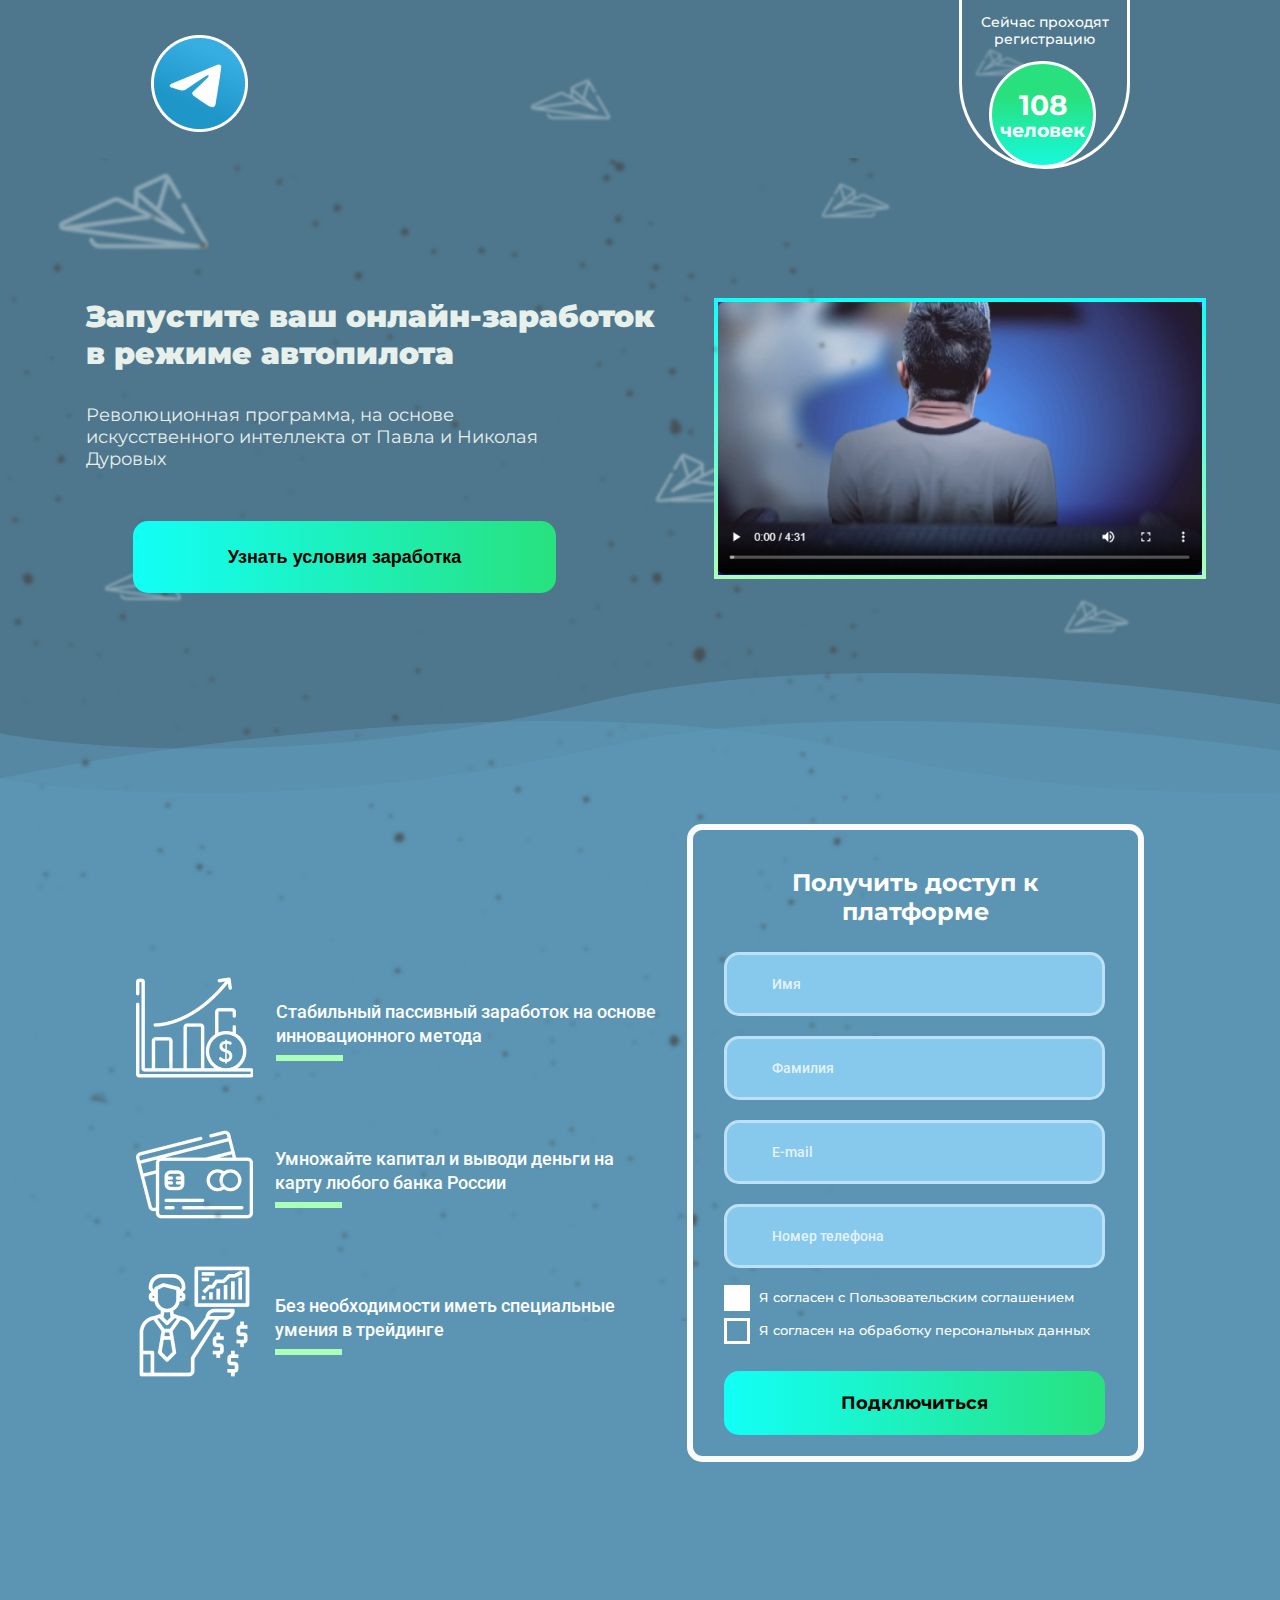
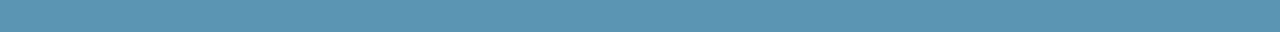
<file: index.html>
<!DOCTYPE html>
<html lang="en">
  <head>
    <meta charset="UTF-8">
    <meta name="viewport" content="width=device-width, initial-scale=1.0">
    <title>Title</title>
    <link rel="stylesheet" href="./styles/main.css">
    <link href="https://fonts.googleapis.com/css?family=Montserrat:400,500,600,900&display=swap&subset=cyrillic" rel="stylesheet">
    <link href="https://fonts.googleapis.com/css?family=Roboto:400,500&display=swap&subset=cyrillic" rel="stylesheet">
  </head>
  <body>
    <div class="thanks-page" id="thanks-page">
      <h1 class="thanks-page__title">Ваш личный аккаунт создан!</h1>
      <h4 class="thanks-page__text">Осталось всего несколько шагов до вашего заработка… </h4>
      <p class="thanks-page__instuction">
        firstname, вы успешно прошли регистрацию! Чтобы начать использовать все технологии нашей платформы, вам осталось:
        <br><br>
        1. Дождаться звонка нашего консультанта и получить от него все инструкции:
        как пользоваться кабинетом и выводить прибыль удобным для вас способом
        <br><br>
        2. Внести желаемую сумму на счет для запуска автоматической торговли платформой
        <br><br>
        3. Начать онлайн-торговлю и получить свой первый заработок!
      </p>
      <button class="thanks-page__button">Перейти в личный кабинет</button>
    </div>
    <header class="header" id="header">
      <img class="header-background__planes origami-1" src="./images/origami-1.png" alt="Background planes">
      <img class="header-background__planes origami-2" src="./images/origami-2.png" alt="Background planes">
      <img class="header-background__planes origami-3" src="./images/origami-3.png" alt="Background planes">
      <img class="header-background__planes origami-4" src="./images/origami-4.png" alt="Background planes">
      <img class="header-background__planes origami-5" src="./images/origami-5.png" alt="Background planes">
      <img class="header-background__planes origami-6" src="./images/origami-6.png" alt="Background planes">
      <img class="header-background__planes origami-7" src="./images/origami-7.png" alt="Background planes">
      <div class="header-top">
      <div class="header-logo">
        <a href="#">
          <img class ="telegram-logo" src="./images/logo.png" alt="Telegram logo">
        </a>
      </div>
      <div class="header-counter">
        <p class="header-counter__text">Сейчас проходят регистрацию</p>
        <div class="header-number">
          <span class="header-number__registration">
            <span class="header-number__registration-quantity">108</span>
          человек
        </span>
        </div>
      </div>
      </div>
      <div class="header-content">
        <div class="header-content__info">
          <h1 class="header-content__title">Запустите ваш онлайн-заработок в режиме автопилота</h1>
          <p class="header-content__text">Революционная программа, на основе искусственного интеллекта от Павла и Николая Дуровых</p>
          <button class="header-content__button">Узнать условия заработка </button>
        </div>
        <div class="header-content__screen">
          <img src="./images/media-screen.png" alt="Media-screen">
          <button class="header-content__button extra-button" id="extra-button" >Узнать условия заработка </button>
        </div>
      </div>

      <div class="wave"></div>
    </header>
    <main class="main" id="main">
      <img class="spots" src="./images/spots.png" alt="Spots">

      <div class="main-content">
        <div class="main-content__info growth">
          <img class="growth-image" src="./images/growth-icon.png" alt="Growth icon">
          <div class="main-content__block">
            <p class="growth-text">Стабильный пассивный заработок на основе инновационного метода</p>
            <hr class="main-content__dash">
          </div>
        </div>

        <div class="main-content__info card">
          <img class="card-image" src="./images/cards-icon.png" alt="Cards icon">
          <div class="main-content__block">
            <p class="card-text">Умножайте капитал и выводи деньги на карту любого банка России</p>
            <hr class="main-content__dash">
          </div>
        </div>

        <div class="main-content__info experience">
          <img class="experience-image" src="./images/experience-icon.png" alt="Experience icon">
          <div class="main-content__block">
            <p class="experience-text">Без необходимости иметь специальные умения в трейдинге</p>
            <hr class="main-content__dash">
          </div>
        </div>
      </div>

      <div class="form">
        <h2 class="form-title">Получить доступ к платформе</h2>
        <form id="modal-form">
          <div class="modal-field">
            <input class="foo" type="text" autocomplete="off"  placeholder="Имя" required>
          </div>
          <div class="modal-field">
            <input type="text" autocomplete="off" placeholder="Фамилия" required>
          </div>
          <div class="modal-field">
            <input type="email" placeholder="E-mail" required>
          </div>
          <div class="modal-field">
            <input type="number" autocomplete="off" placeholder="Номер телефона" required>
          </div>
          <div class="modal-check">
            <div class="checkbox-container">
              <label class="checkbox-label">
                <input type="checkbox" checked="checked">
                <span class="checkbox-custom"></span>
              </label>
              <div class="checkbox-text">Я согласен с Пользовательским соглашением</div>
            </div>

            <div class="checkbox-container">
              <label class="checkbox-label">
                <input type="checkbox">
                <span class="checkbox-custom"></span>
              </label>
              <div class="checkbox-text">Я согласен на обработку персональных данных</div>
            </div>
          </div>
          <button class="modal-button" id="modal-button" type="submit">Подключиться</button>
        </form>
      </div>
    </main>
    <script >
      var form = document.getElementById('modal-form');

      form.addEventListener("submit", function(event) {
        document.getElementById('header').style.display = 'none';
        document.getElementById('main').style.display = 'none';
        document.getElementById('thanks-page').style.display = 'block';
        event.preventDefault();
      });
    </script>
  </body>
</html>
</file>
<file: styles/main.css>
.header {
  background-color: #4e778d;
  font-family: Montserrat, sans-serif;
  font-style: normal;
  position: relative; }
  .header-top {
    display: -webkit-box;
    display: -ms-flexbox;
    display: flex;
    -webkit-box-pack: justify;
        -ms-flex-pack: justify;
            justify-content: space-between; }
  .header-logo {
    margin-top: 35px;
    margin-left: 151px; }
  .header-counter {
    position: relative;
    width: 165px;
    height: 166px;
    right: 150px;
    top: -3px;
    border: 3px solid #fff;
    border-radius: 0 0 90px 90px; }
    .header-counter__text {
      font-weight: 500;
      font-size: 14px;
      line-height: 17px;
      text-align: center;
      color: #fff; }
  .header-number {
    position: absolute;
    width: 107px;
    height: 107px;
    left: 27px;
    top: 61px;
    border-radius: 50%;
    background: -webkit-gradient(linear, left bottom, left top, color-stop(-19.63%, #12fff7), color-stop(67.29%, #28e17e));
    background: linear-gradient(360deg, #12fff7 -19.63%, #28e17e 67.29%);
    border: 3px solid #fff;
    -webkit-box-sizing: border-box;
            box-sizing: border-box; }
    .header-number__registration {
      font-weight: bold;
      font-size: 19px;
      line-height: 22px;
      text-align: center;
      position: absolute;
      top: 30px;
      color: #fff; }
      .header-number__registration-quantity {
        font-size: 28px; }
  .header-background__planes {
    position: absolute; }

.origami-1 {
  top: 164px;
  left: 64%; }

.origami-2 {
  top: 134px;
  left: 56px; }

.origami-3 {
  top: 57px;
  left: 528px; }

.origami-4 {
  top: 427px;
  left: 51%;
  z-index: 0; }

.origami-5 {
  top: 34px;
  left: 76%; }

.origami-6 {
  top: 540px;
  left: 8%; }

.origami-7 {
  top: 582px;
  left: 83%; }

.header-content {
  display: -webkit-box;
  display: -ms-flexbox;
  display: flex;
  padding: 124px 150px 80px;
  -webkit-box-pack: justify;
      -ms-flex-pack: justify;
          justify-content: space-between; }
  .header-content__info {
    width: 53%;
    z-index: 9; }
  .header-content__screen {
    z-index: 1;
    width: 43%; }
  .header-content__title {
    font-weight: 900;
    font-size: 30px;
    line-height: 37px;
    margin: 0;
    color: #e8f0ec; }
  .header-content__text {
    font-weight: normal;
    font-size: 18px;
    line-height: 22px;
    width: 82%;
    color: #e8f0ec;
    margin: 32px 0 51px; }
  .header-content__button {
    width: 423px;
    height: 72px;
    cursor: pointer;
    outline: none;
    background: -webkit-gradient(linear, left top, right top, from(#12fff7), to(#28e17e));
    background: linear-gradient(90deg, #12fff7 0%, #28e17e 100%);
    border-radius: 15px;
    margin-left: 47px;
    color: #000;
    font-weight: bold;
    font-size: 18px;
    line-height: 22px;
    border: none; }
    .header-content__button:hover {
      background: linear-gradient(-17deg, #12fff7 0%, #28e17e 100%);
      color: #2a2973;
      -webkit-transition: all 0.5s;
      transition: all 0.5s; }
    .header-content__button:active {
      -webkit-transform: translateY(5px);
              transform: translateY(5px); }

.wave {
  background-image: url("./../images/waves.svg");
  overflow: hidden;
  height: 151px;
  margin-bottom: 0; }

.extra-button {
  display: none; }

@media screen and (max-width: 1350px) {
  .header-content {
    padding: 126px 93px 80px 86px; } }

@media screen and (max-width: 1240px) {
  .header-content {
    padding: 126px 40px 80px 26px; } }

@media screen and (max-width: 1150px) {
  .header-content {
    -ms-flex-wrap: wrap;
        flex-wrap: wrap;
    -webkit-box-pack: center;
        -ms-flex-pack: center;
            justify-content: center; }
    .header-content__screen {
      width: 50%; }
    .header-content__info {
      width: 55%; }
    .header-content__text {
      margin: 32px 0 18px; }
    .header-content__button {
      display: none; }
  .extra-button {
    display: block;
    margin-top: 35px; } }

@media screen and (max-width: 1000px) {
  .header-logo {
    margin-left: 50px; }
  .header-counter {
    right: 43px; }
  .header-content__screen {
    width: auto; }
  .header-content__info {
    width: auto;
    text-align: center; }
  .header-content__text {
    width: 100%; }
  .wave {
    margin-top: 1px; } }

@media screen and (max-width: 800px) {
  .origami-1 {
    top: 21px;
    left: 33%; }
  .origami-2 {
    display: none; }
  .origami-3 {
    top: 762px;
    left: 50%; }
  .origami-4 {
    display: none; }
  .origami-5 {
    display: none; }
  .origami-6 {
    top: 636px;
    left: 37%; }
  .origami-7 {
    top: 210px;
    left: 87%; }
  .header-content {
    padding: 28px 40px 80px 26px; } }

@media screen and (max-width: 550px) {
  .telegram-logo {
    width: 48px;
    height: 48px; }
  .header-counter {
    right: 43px;
    width: 98px;
    height: 103px; }
    .header-counter__text {
      font-size: 10px;
      line-height: 10px; }
  .header-number {
    width: 62px;
    height: 62px;
    left: 20px;
    top: 44px; }
    .header-number__registration {
      font-weight: normal;
      font-size: 10px;
      line-height: 16px;
      top: 12px; }
      .header-number__registration-quantity {
        font-size: 18px; }
  .header-content__info {
    text-align: start; }
  .header-content__title {
    font-size: 23px;
    line-height: 29px; }
  .header-content__text {
    margin: 14px 0 18px; }
  .header-content__screen {
    width: 336px; }
    .header-content__screen img {
      width: 336px; }
  .extra-button {
    margin-left: auto;
    margin-right: auto;
    width: 100%; }
  .origami-3 {
    top: 567px;
    left: 50%; }
  .origami-6 {
    top: 445px;
    left: 37%; }
  .origami-7 {
    top: 136px;
    left: 83%; } }

@media screen and (max-width: 480px) {
  .origami-3 {
    top: 625px;
    left: 50%; }
  .origami-6 {
    top: 496px;
    left: 30%; }
  .header-logo {
    margin-left: 30px; }
  .header-counter {
    right: 21px; } }

.main {
  background-color: #5b95b3;
  font-family: Montserrat, sans-serif;
  font-style: normal;
  display: -webkit-box;
  display: -ms-flexbox;
  display: flex;
  -webkit-box-pack: center;
      -ms-flex-pack: center;
          justify-content: center;
  -ms-flex-wrap: wrap;
      flex-wrap: wrap;
  padding-bottom: 170px; }

.main-content {
  width: 30%;
  padding: 145px 26px 0 0; }
  .main-content__info {
    font-family: Roboto, sans-serif;
    font-style: normal;
    font-weight: 500;
    font-size: 18px;
    line-height: 24px;
    color: #fff;
    display: -webkit-box;
    display: -ms-flexbox;
    display: flex;
    margin-bottom: 30px; }
    .main-content__info img {
      margin-right: 22px; }
  .main-content__dash {
    width: 67px;
    height: 6px;
    margin: 0;
    background-color: #abffb8;
    border: none; }

.main-content__block p {
  margin: 31px 0 7px; }

.spots {
  position: absolute;
  top: 158px;
  left: -112px;
  z-index: 1; }

@media screen and (max-width: 1550px) {
  .main-content {
    width: 34%; } }

@media screen and (max-width: 1300px) {
  .main-content {
    width: 41%; } }

@media screen and (max-width: 1100px) {
  .main-content {
    width: 47%; } }

@media screen and (max-width: 1000px) {
  .main-content {
    padding: 48px 19% 0;
    width: auto; }
  .spots {
    display: none; } }

@media screen and (max-width: 700px) {
  .main-content {
    padding: 0 10%; } }

@media screen and (max-width: 500px) {
  .main-content {
    padding: 0 5%; }
  .main-content__info {
    font-size: 12px;
    line-height: 14px;
    margin-bottom: 16px; }
  .main-content__info img {
    width: 85px;
    height: 85px; }
  .main-content__block p {
    margin: 23px 0 7px; } }

.form {
  border: 6px solid #fbfbfb;
  -webkit-box-sizing: border-box;
          box-sizing: border-box;
  border-radius: 15px;
  padding: 18px 31px 0;
  z-index: 5;
  width: 457px;
  height: 638px; }
  .form-title {
    font-family: Montserrat, sans-serif;
    font-style: normal;
    font-weight: bold;
    font-size: 24px;
    line-height: 29px;
    text-align: center;
    color: #fff;
    margin-bottom: 26px; }

.modal-field {
  margin-bottom: 20px; }

.modal-field input {
  width: 381px;
  height: 64px;
  background: #87c9ec;
  border: 3px solid #bce1f6;
  -webkit-box-sizing: border-box;
          box-sizing: border-box;
  border-radius: 15px;
  font-family: Roboto, sans-serif;
  font-style: normal;
  font-weight: 500;
  font-size: 14px;
  padding-left: 45px; }
  .modal-field input::-webkit-input-placeholder {
    color: rgba(255, 255, 255, 0.8); }
  .modal-field input::-moz-placeholder {
    color: rgba(255, 255, 255, 0.8); }
  .modal-field input:-ms-input-placeholder {
    color: rgba(255, 255, 255, 0.8); }
  .modal-field input::-ms-input-placeholder {
    color: rgba(255, 255, 255, 0.8); }
  .modal-field input::placeholder {
    color: rgba(255, 255, 255, 0.8); }

.checkbox-text {
  font-family: Montserrat, sans-serif;
  font-style: normal;
  font-weight: 500;
  font-size: 13px;
  line-height: 15px;
  margin-left: 35px;
  color: #fff; }

.modal-check {
  margin: 22px 0 33px; }

.modal-button {
  width: 381px;
  height: 64px;
  left: 10px;
  top: 10px;
  background: -webkit-gradient(linear, left top, right top, from(#12fff7), to(#28e17e));
  background: linear-gradient(90deg, #12fff7 0%, #28e17e 100%);
  border-radius: 15px;
  border: none;
  font-family: Montserrat, sans-serif;
  font-style: normal;
  font-weight: bold;
  font-size: 18px;
  line-height: 22px;
  cursor: pointer;
  outline: none;
  color: #000; }
  .modal-button:hover {
    background: linear-gradient(-17deg, #12fff7 0%, #28e17e 100%);
    color: #2a2973;
    -webkit-transition: all 0.5s;
    transition: all 0.5s; }
  .modal-button:active {
    -webkit-transform: translateY(5px);
            transform: translateY(5px); }

.checkbox-container {
  margin-bottom: 18px; }

.checkbox-label {
  position: relative;
  cursor: pointer; }

.checkbox-label input {
  display: none; }

.checkbox-label .checkbox-custom {
  position: absolute;
  top: -5px;
  height: 20px;
  width: 20px;
  -webkit-transition: all 0.3s ease-out;
  transition: all 0.3s ease-out;
  border: 3px solid #fff; }

@-moz-document url-prefix() {
  .checkbox-label .checkbox-custom {
    top: 8px; } }

.checkbox-label input:checked ~ .checkbox-custom {
  background-color: #fff; }

@media screen and (max-width: 500px) {
  .form {
    width: 344px;
    padding: 10px 6px 33px 18px; }
    .form-title {
      font-size: 18px;
      line-height: 22px; }
  .modal-field input {
    width: 303px; }
  .modal-button {
    width: 303px;
    font-size: 14px; }
  .checkbox-text {
    font-size: 10px; } }

.thanks-page {
  width: 750px;
  height: 515px;
  background: #bce1f6;
  -webkit-box-shadow: 0 10px 30px rgba(0, 0, 0, 0.1), 0 10px 30px rgba(0, 0, 0, 0.25);
          box-shadow: 0 10px 30px rgba(0, 0, 0, 0.1), 0 10px 30px rgba(0, 0, 0, 0.25);
  border-radius: 40px;
  margin: auto;
  margin-top: 20px;
  padding-top: 50px;
  font-family: Montserrat, sans-serif;
  font-style: normal;
  color: #000;
  text-align: center;
  -webkit-box-sizing: border-box;
          box-sizing: border-box; }
  .thanks-page__title {
    font-weight: 600;
    font-size: 26px;
    line-height: 29px; }
  .thanks-page__text {
    font-weight: 500;
    font-size: 14px;
    line-height: 15px;
    margin-top: 10px; }
  .thanks-page__instuction {
    font-weight: normal;
    font-size: 16px;
    line-height: 17px;
    margin: 48px 0;
    text-align: start;
    width: 64%;
    margin-left: auto;
    margin-right: auto; }
  .thanks-page__button {
    width: 291px;
    height: 56px;
    border: none;
    font-weight: 500;
    font-size: 15px;
    line-height: 16px;
    cursor: pointer;
    outline: none;
    background: -webkit-gradient(linear, left top, right top, from(#12fff7), color-stop(169.24%, #28e17e));
    background: linear-gradient(90deg, #12fff7 0%, #28e17e 169.24%);
    border-radius: 15px;
    -webkit-transition: all 0.5s;
    transition: all 0.5s; }
    .thanks-page__button:hover {
      background: linear-gradient(-17deg, #12fff7 0%, #28e17e 100%);
      color: #2a2973;
      font-size: 17px; }
    .thanks-page__button:active {
      -webkit-transform: translateY(5px);
              transform: translateY(5px); }

@media screen and (max-width: 800px) {
  .thanks-page {
    width: 500px; }
    .thanks-page__instuction {
      width: 80%;
      margin: 28px auto; } }

@media screen and (max-width: 500px) {
  .thanks-page {
    width: 344px;
    height: 466px;
    padding-top: 38px; }
    .thanks-page__instuction {
      width: 82%;
      margin: 33px auto;
      font-size: 12px;
      line-height: 13px; }
    .thanks-page__title {
      font-size: 19px;
      line-height: 22px; }
    .thanks-page__text {
      font-size: 11px;
      line-height: 12px;
      width: 90%;
      margin: auto; } }

body {
  background: #eee;
  margin: 0;
  padding: 0; }

.thanks-page {
  display: none; }

/*# sourceMappingURL=main.css.map */
</file>
